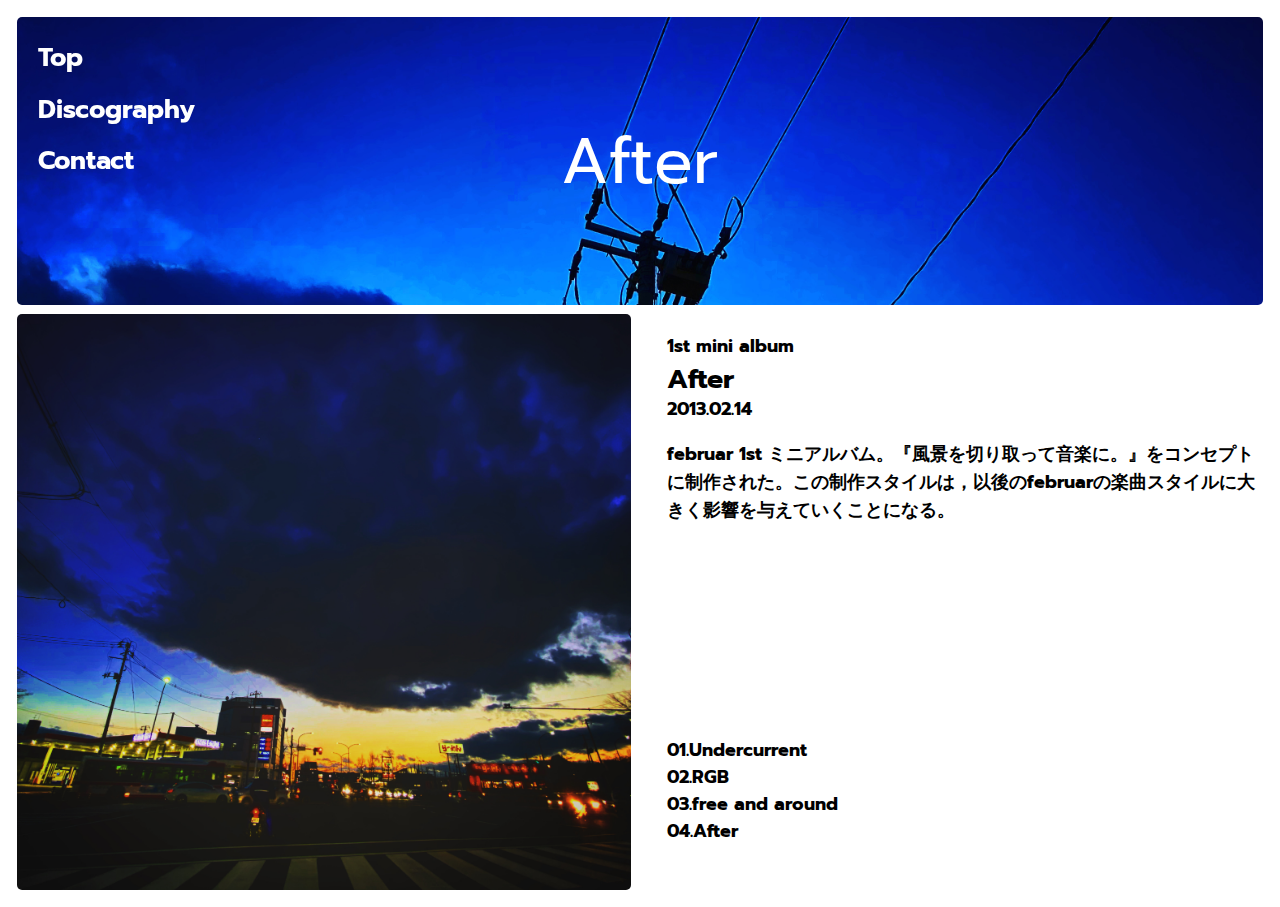
<file: After.html>
<!DOCTYPE html>
<html>
<head>
    <meta charset="UTF-8">
    <title>About | Februar</title>
    <link rel="preconnect" href="https://fonts.googleapis.com">
    <link rel="preconnect" href="https://fonts.gstatic.com" crossorigin>
    <link href="https://fonts.googleapis.com/css2?family=Prompt:wght@100;200&display=swap" rel="stylesheet">

    <link href="css/style.css" rel="stylesheet">
    <div class="content">
        <header>    
            <nav>
                <ul class="global-nav">
                    <li class="faderight1"><a href="index.html">Top</a></li>
                    <li class="faderight2"><a href="discography.html">Discography</a></li>
                    <li class="faderight3"><a href="contact.html">Contact</a></li>
                </ul>
            </nav>
        </header>
    
        <body id="discography">
            <div class="container">
                <div class="mblock-1">
                    <div class="box-1">
                        <p>After</p>
                    </div>
                </div>

                <div class="mblock-2">
                    <div class="mbox-2">
                            <img src="images/286.jpg">
                    </div>
                    <div class="mbox-3">
                            <p class="mPsmall faderight2">1st mini album</p>
                            <a href="https://open.spotify.com/track/2nVzOgWzW945iajJD5cw0r?si=a256d0c73c3c42c0">
                                <p class="mTitle faderight1">After</p>
                            </a>
                            <p class="mDate faderight3">2013.02.14</p>
                            <p class="mTextBox faderight4">februar 1st ミニアルバム。『風景を切り取って音楽に。』をコンセプトに制作された。この制作スタイルは，以後のfebruarの楽曲スタイルに大きく影響を与えていくことになる。</p>
                            <p class="mTextBox-1 faderight5">01.Undercurrent</p>
                            <p class="mTextBox-2 faderight6">02.RGB</p>
                            <p class="mTextBox-3 faderight7">03.free and around</p>
                            <p class="mTextBox-4 faderight8">04.After</p>
                    </div>
                </div>
            </div>
        </body>
    </div>
</html>
</file>
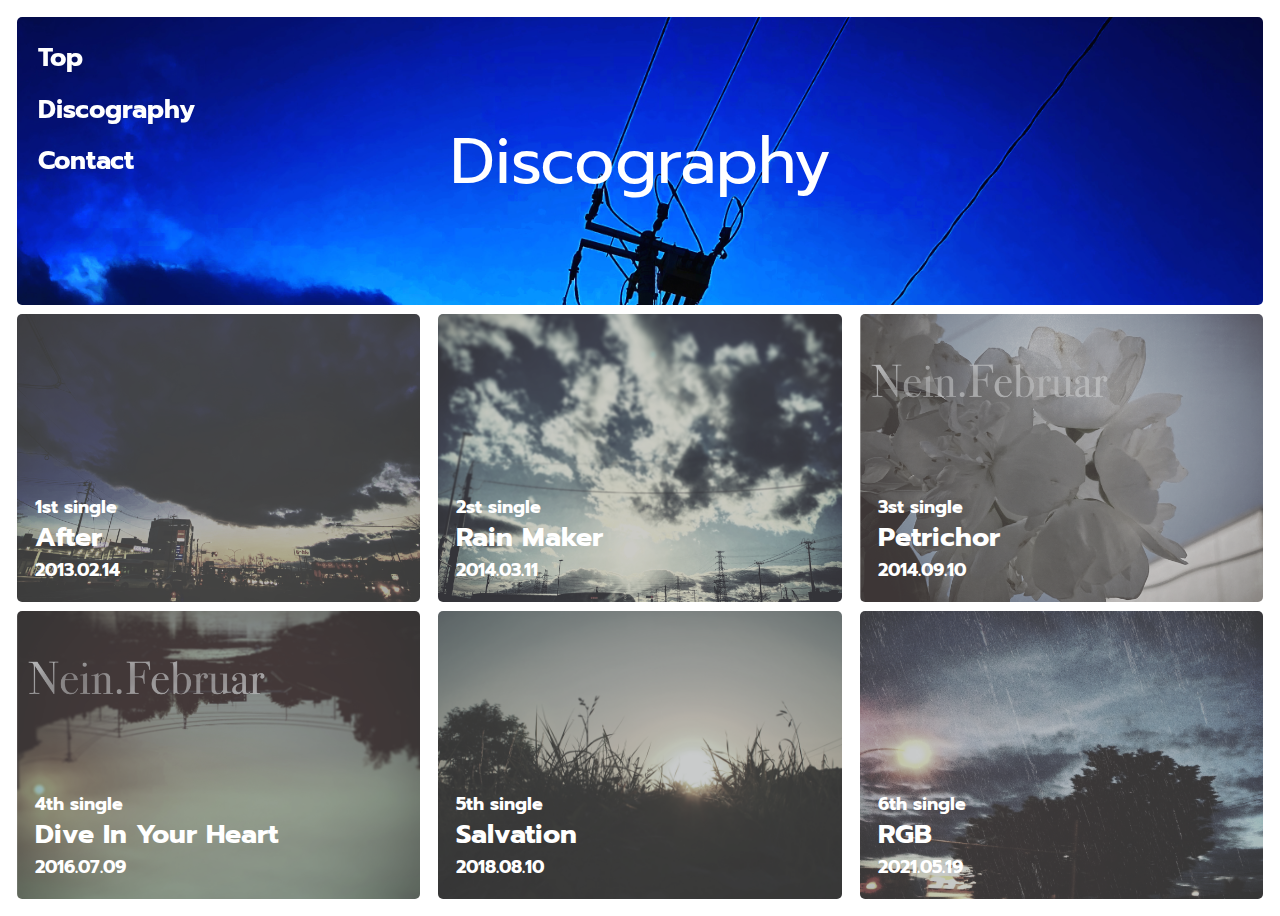
<file: discography.html>
<!DOCTYPE html>
<html>
<head>
    <meta charset="UTF-8">
    <title>About | Februar</title>
    <link rel="preconnect" href="https://fonts.googleapis.com">
    <link rel="preconnect" href="https://fonts.gstatic.com" crossorigin>
    <link href="https://fonts.googleapis.com/css2?family=Prompt:wght@100;200&display=swap" rel="stylesheet">

    <link href="css/style.css" rel="stylesheet">
    <div class="content">
        <header>    
            <nav>
                <ul class="global-nav">
                    <li class="faderight1"><a href="index.html">Top</a></li>
                    <li class="faderight2"><a href="discography.html">Discography</a></li>
                    <li class="faderight3"><a href="contact.html">Contact</a></li>
                </ul>
            </nav>
        </header>
    
        <body id="discography">
            <div class="container">
                <div class="block-1">
                    <div class="box-1">
                        <p>Discography</p>
                    </div>
                </div>
                <div class="block-2">
                    <div class="box-2">
                        <a href="After.html">
                            <img src="images/286.jpg">
                            <p class="Psmall faderight2">1st single</p>
                            <p class="title faderight1">After</p>
                            <p class="date faderight3">2013.02.14</p>
                        </a>
                    </div>
                    <div class="box-3">
                        <a href="After.html">
                            <img src="images/sunray.jpg">
                            <p class="Psmall faderight2">2st single</p>
                            <p class="title faderight1">Rain Maker</p>
                            <p class="date faderight3">2014.03.11</p>
                        </a>
                    </div>
                    <div class="box-4">
                        <a href="After.html">
                            <img src="images/petrichor.jpg">
                            <p class="Psmall faderight2">3st single</p>
                            <p class="title faderight1">Petrichor</p>
                            <p class="date faderight3">2014.09.10</p>
                        </a>
                    </div>
                </div>
                <div class="block-3">
                    <div class="box-5">
                        <a href="After.html">
                            <img src="images/DiveInYouHeart.jpg">
                            <p class="Psmall faderight2">4th single</p>
                            <p class="title faderight1">Dive In Your Heart</p>
                            <p class="date faderight3">2016.07.09</p>
                        </a>
                    </div>
                    <div class="box-6">
                        <a href="After.html">
                            <img src="images/salvation.jpg">
                            <p class="Psmall faderight2">5th single</p>
                            <p class="title faderight1">Salvation</p>
                            <p class="date faderight3">2018.08.10</p>
                        </a>
                    </div>
                     <div class="box-7">
                        <a href="After.html">
                            <img src="images/rain.jpg">
                            <p class="Psmall faderight2">6th single</p>
                            <p class="title faderight1">RGB</p>
                            <p class="date faderight3">2021.05.19</p>
                        </a>
                    </div>
                </div>
              </div>
              </div>
        </body>
    </div>
</html>
</file>
<file: css/style.css>
@charset "utf-8";

/*　一般的なパーツの装飾　*/
h1 {
    font-size: 10vmax;
    color: white;
    font-family: 'Prompt', sans-serif;
}

/*　要素関連の装飾 */

.content {
    width: 100%;
    position: relative;
}

.wrapper {
    position: relative;
    width: 100%;
    height: 100%;
    z-index:-1000;
}


#index {
    width: 100%;
    margin: 0;
    padding: 0;
    background-color: #F5F5F5;
    color: #333333;
    font-size: 15px;
    line-height: 2;
}

#discography {
    background-color: rgba(255,255,255,1);
}

ul {
    margin: 0;
    padding: 0;
}

/*　リンク関連の装飾 */
a {
    color: white;
    text-decoration: none;
}

a.visited {
    color: #788d98;
}

a:hover {
    transition: 0.2s;
    color: rgba(192,192,192,0.6);
    text-decoration: none;
}


/* ヘッダー関連の装飾 */

header {
    position: fixed;
    top: 0;
    left: 0;
    width: 100%;
    height: 100px;
    font-size: 20px;
}



/* グローバルナビ関連の装飾 */
.logo {
    float: left;
}

nav {
    margin: 3% 0 0 3%;
    font-family: 'Prompt', sans-serif;
}

.global-nav li {
    list-style: none;
    font-size: 2vmax;
    margin-bottom: 1%;
}

/*　動画関連の装飾 */
video {
    position: fixed;
    width: auto;
    height: auto;
    right: 0;
    bottom: 0;
    min-width: 100%;
    min-height: 100%;
    z-index: -1000;
    filter: grayscale(50%) contrast(60%);
}

/* 動画上に表示するテキスト関連　*/
.text {
    position: relative;
    display: flex;
    justify-content: center;
    align-items: center;
    text-align:center;
    margin: auto;
    z-index: 2;
    margin-top:15%;
}

.f-container {
    display: flex;
    flex-direction: column;
}



/*　トップのアニメーション関連 */
.faderight0 {
    font-size: 10vmax;
    font-weight: bold;
    animation-name: faderight;
    animation-duration: 0.7s;
}


.faderight1 {
    font-size: 2vmax;
    font-weight: bold;
    animation-name: faderight;
    animation-duration: 0.7s;
}

.faderight2 {
    font-size: 2vmax;
    font-weight: bold;
    animation-name: faderight;
    animation-duration: 1s;
}

.faderight3 {
    font-size: 2vmax;
    font-weight: bold;
    animation-name: faderight;
    animation-duration: 1.2s;
}

.faderight4 {
    font-size: 2vmax;
    font-weight: bold;
    animation-name: faderight;
    animation-duration: 1.5s;
}

.faderight5 {
    font-size: 2vmax;
    font-weight: bold;
    animation-name: faderight;
    animation-duration: 1.8s;
}

.faderight6 {
    font-size: 2vmax;
    font-weight: bold;
    animation-name: faderight;
    animation-duration: 2.0s;
}

.faderight7 {
    font-size: 2vmax;
    font-weight: bold;
    animation-name: faderight;
    animation-duration: 2.2s;
}

.faderight8 {
    font-size: 2vmax;
    font-weight: bold;
    animation-name: faderight;
    animation-duration: 2.4s;
}

.faderight9 {
    font-size: 2vmax;
    font-weight: bold;
    animation-name: faderight;
    animation-duration: 2.6s;
}

@keyframes faderight {
from {
    opacity: 0;
    transform: translateX(-3000px);
}
to {
    opacity: 1;
    transform: translateX(0px);
}
}


/* flexbox関連 */
.container {
    display: flex;
    flex-direction: column;
    padding: 1vh;
    gap: 1vh;
  }
 
/* Discography用のブロック */
  [class^=block-] {
    display: flex;
    flex-direction: row;
    gap: 2vh;
    height: 32vh;
  }

/* 各楽曲ページ用のブロック */
.mblock-1 {
    display: flex;
    flex-direction: row;
    gap: 2vh;
    height: 32vh;
  }

.mblock-2 {
    display: flex;
    flex-direction: row;
    gap: 2vh;
    height: 64vh;
  }
 
/* Discography用のボックス */
  [class^=box-] {
    display: flex;
    justify-content: center;
    align-items: center;
    background-color: white;
    overflow: hidden;
  }

  .box-1 {
    flex-basis: 100%;
    background-image: url("../images/sky.jpg");
    background-size: cover;
    border-radius: 5px;
  }

  .box-1 p {
    color: white;
    font-size: 5vmax;
    font-family: 'Prompt', sans-serif;
    animation-name: faderight;
    animation-duration: 0.7s;
  }
   
  .box-2, .box-3, .box-4, .box-5, .box-6, .box-7 {
    position: relative;
    flex-basis: 33.3333333333%;
    border-radius: 5px;
  }

  .box-2 img, .box-3 img, .box-4 img, .box-5 img, .box-6 img, .box-7 img {
    object-fit: cover;
    width:100%;
    height:100%;
    transition: 1s all;
    filter: grayscale(70%) contrast(60%);
  }

  .box-2 img:hover, .box-3 img:hover, .box-4 img:hover, .box-5 img:hover, .box-6 img:hover, .box-7 img:hover {
    transform: scale(1.2, 1.2);
    transition: 1s all;
}

.Psmall {
    position: absolute;
    color: white;
    bottom: 7vh;
    left:2vh;
    font-size:2vh;
    font-family: 'Prompt', sans-serif;
}

.title {
    position: absolute;
    color: white;
    bottom: 2vh;
    left:2vh;
    font-size:3vh;
    font-weight: bold;
    font-family: 'Prompt', sans-serif;
}

.date {
    position: absolute;
    color: white;
    bottom: 0vh;
    left:2vh;
    font-size:2vh;
    font-family: 'Prompt', sans-serif;
}

/*　各楽曲用のボックス */
  [class^=mbox-] {
    display: flex;
    justify-content: center;
    align-items: center;
    background-color: white;
    overflow: hidden;
    position: relative;
    flex-basis: 50%;
    border-radius: 5px;
  }


  
  .mbox-2 img {
    object-fit: cover;
    width:100%;
    height:100%;
  }


.mPsmall {
    position: absolute;
    color: black;
    top: 0vh;
    left:2vh;
    font-size:2vh;
    font-family: 'Prompt', sans-serif;
}

.mTitle {
    position: absolute;
    color: black;
    top: 2vh;
    left:2vh;
    font-size:3vh;
    font-weight: bold;
    font-family: 'Prompt', sans-serif;
}

.mDate {
    position: absolute;
    color: black;
    top: 7vh;
    left:2vh;
    font-size:2vh;
    font-family: 'Prompt', sans-serif;
}

.mTextBox {
    position: absolute;
    color: black;
    top: 12vh;
    left:2vh;
    font-size:2vh;
    font-family: 'Prompt', sans-serif;
}

.mTextBox-1 {
    position: absolute;
    color: black;
    bottom: 12vh;
    left:2vh;
    font-size:2vh;
    font-family: 'Prompt', sans-serif;
}

.mTextBox-2 {
    position: absolute;
    color: black;
    bottom: 9vh;
    left:2vh;
    font-size:2vh;
    font-family: 'Prompt', sans-serif;
}

.mTextBox-3 {
    position: absolute;
    color: black;
    bottom: 6vh;
    left:2vh;
    font-size:2vh;
    font-family: 'Prompt', sans-serif;
}

.mTextBox-4 {
    position: absolute;
    color: black;
    bottom: 3vh;
    left:2vh;
    font-size:2vh;
    font-family: 'Prompt', sans-serif;
}

  

 
/* スマホ画面用の処理 */
  @media (max-width: 480px) {
    [class^=block-] {
        flex-direction: column;
      }

    .block-2 {
        height: 33.3333333333%;
    }
   
    .block-3 {
        height: 33.3333333333%;
    }  
   
    .box-2, .box-3, .box-4, .box-5, .box-6, .box-7 {
        flex-basis: 33.3333333333%;
    }


    [class^=mblock-] {
        flex-direction: column;
      }

    .mblock-1 {
        height: 33.3333333333%
    }

    .mblock-2 {
        height: 66.6666666667%;
    }

    .mbox-2 {
        flex-basis: 50vh;
    }

    .mbox-3 {
        flex-basis: 50vh;
    }
  }
</file>
